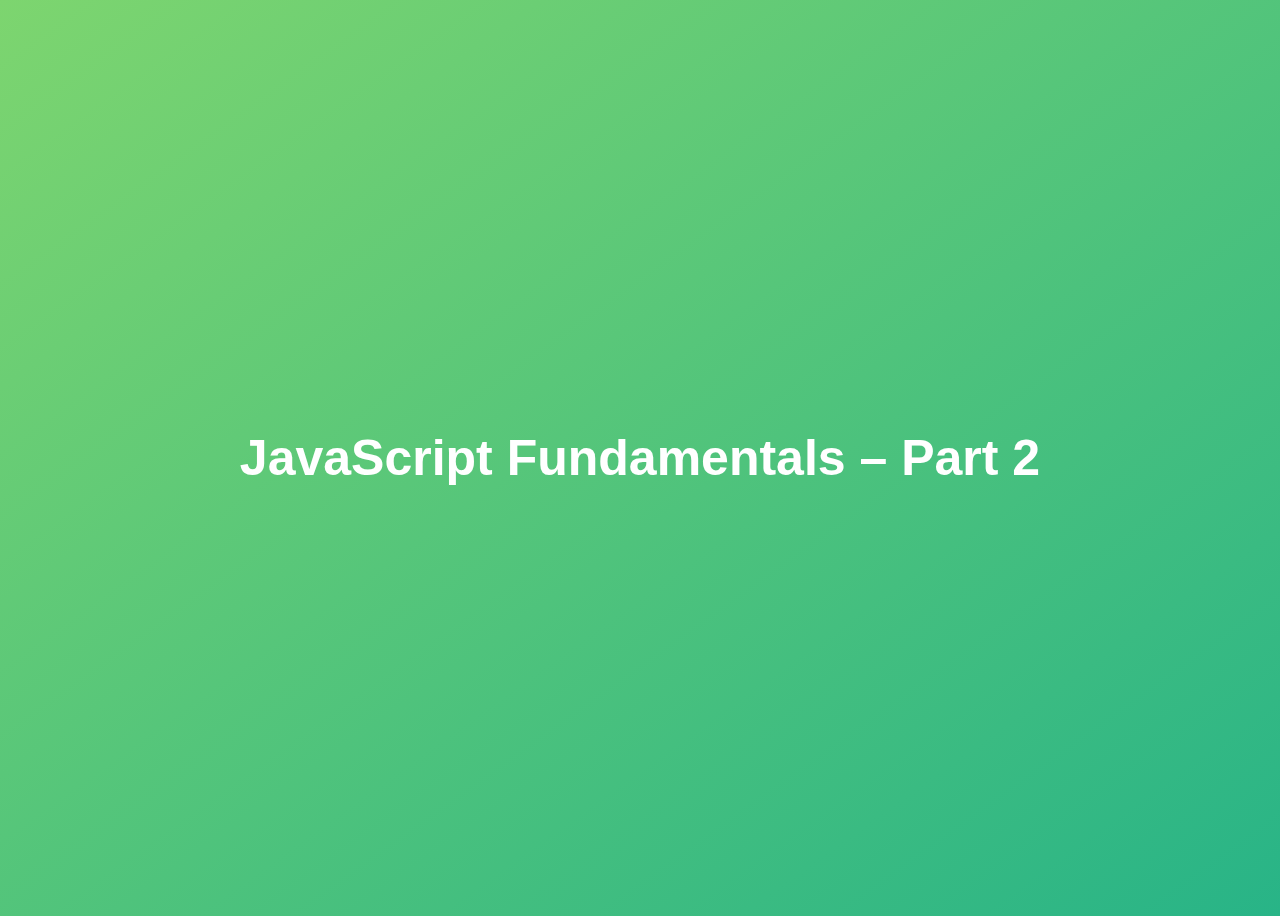
<file: javascript practise/index.html>
<!DOCTYPE html>
<html lang="en">
  <head>
    <meta charset="UTF-8" />
    <meta name="viewport" content="width=device-width, initial-scale=1.0" />
    <meta http-equiv="X-UA-Compatible" content="ie=edge" />
    <title>JavaScript Fundamentals – Part 2</title>
    <style>
      body {
        height: 100vh;
        display: flex;
        align-items: center;
        background: linear-gradient(to top left, #28b487, #7dd56f);
      }
      h1 {
        font-family: sans-serif;
        font-size: 50px;
        line-height: 1.3;
        width: 100%;
        padding: 30px;
        text-align: center;
        color: white;
      }
    </style>
  </head>
  <body>
    <h1>JavaScript Fundamentals – Part 2</h1>
    <script src="countProperties.js"></script>
  </body>
</html>
</file>
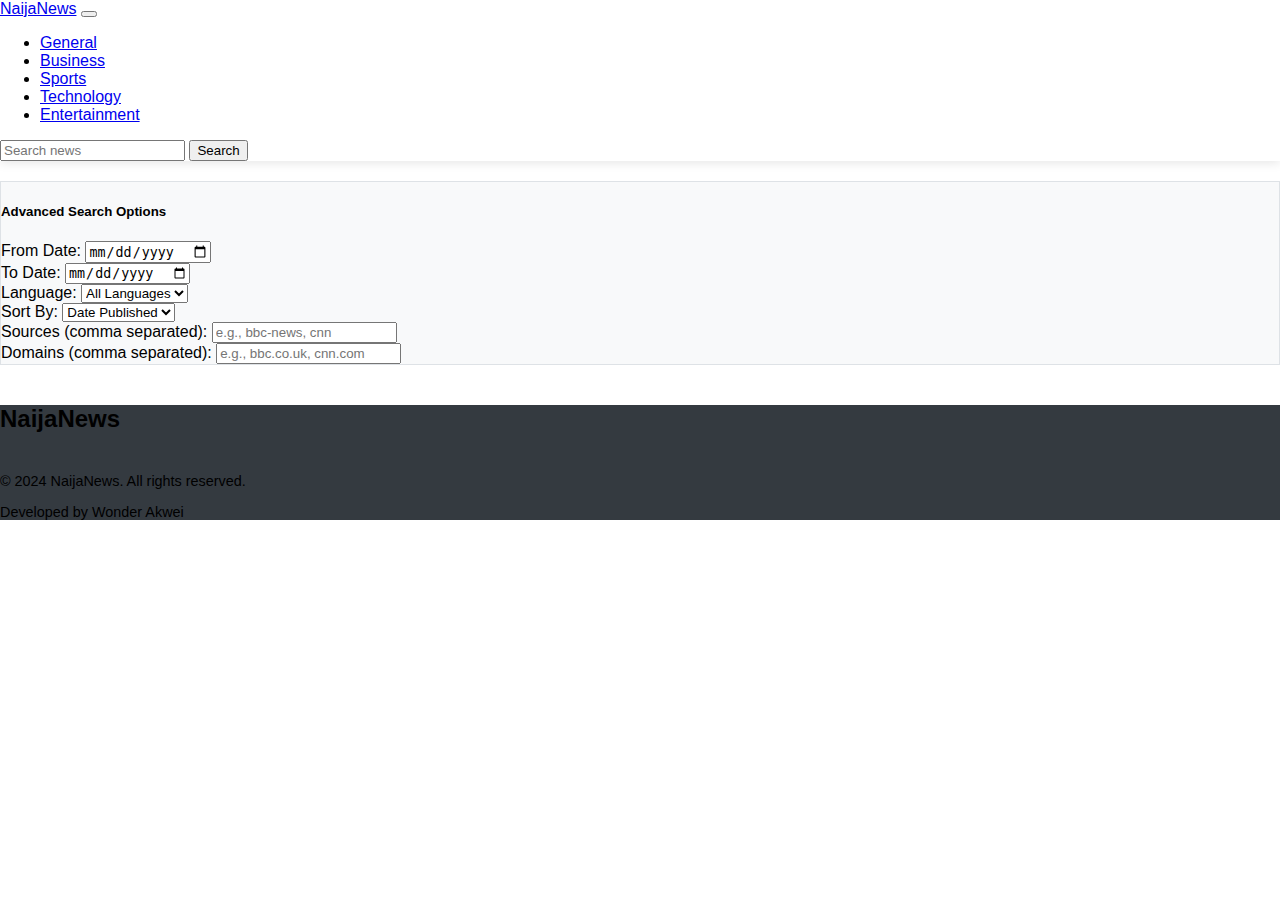
<file: Price/index.html>
<!doctype html>
<html lang="en">

<head>
    <meta charset="utf-8">
    <meta name="viewport" content="width=device-width, initial-scale=1">
    <link href="https://cdn.jsdelivr.net/npm/bootstrap@5.1.3/dist/css/bootstrap.min.css" rel="stylesheet"
        integrity="sha384-1BmE4kWBq78iYhFldvKuhfTAU6auU8tT94WrHftjDbrCEXSU1oBoqyl2QvZ6jIW3" crossorigin="anonymous">
    <link rel="stylesheet" href="style.css">
    <title>NaijaNews</title>
</head>

<body>

    <!-- Fixed navbar -->
    <header>
        <nav class="navbar navbar-expand-lg navbar-dark bg-dark fixed-top">
            <div class="container-fluid">
                <a class="navbar-brand text-warning" href="#">NaijaNews</a>
                <button class="navbar-toggler" type="button" data-bs-toggle="collapse"
                    data-bs-target="#navbarSupportedContent" aria-controls="navbarSupportedContent"
                    aria-expanded="false" aria-label="Toggle navigation">
                    <span class="navbar-toggler-icon"></span>
                </button>
                <div class="collapse navbar-collapse" id="navbarSupportedContent">
                    <ul class="navbar-nav me-auto mb-2 mb-lg-0">
                        <li class="nav-item">
                            <a class="nav-link" aria-current="page" href="#general" id="general">General</a>
                        </li>
                        <li class="nav-item">
                            <a class="nav-link" aria-current="page" href="#business" id="business">Business</a>
                        </li>
                        <li class="nav-item">
                            <a class="nav-link" href="#sports" id="sport">Sports</a>
                        </li>
                        <li class="nav-item">
                            <a class="nav-link" aria-current="page" href="#technology" id="technology">Technology</a>
                        </li>
                        <li class="nav-item">
                            <a class="nav-link" href="#entertainment" id="entertainment">Entertainment</a>
                        </li>
                    </ul>
                    <form class="d-flex">
                        <input class="form-control me-2" type="text" id="newsQuery" placeholder="Search news">
                        <button class="btn btn-outline-warning" type="button" id="searchBtn">Search</button>
                    </form>
                </div>
            </div>
        </nav>
    </header>

    <!-- Content -->
    <main class="container mt-5 pt-5">
        <!-- Advanced Search Options -->
        <div class="advanced-search mt-3 mb-4 p-3 rounded">
            <h5>Advanced Search Options</h5>
            <div class="row">
                <div class="col-md-3">
                    <label for="fromDate" class="form-label">From Date:</label>
                    <input type="date" id="fromDate" class="form-control">
                </div>
                <div class="col-md-3">
                    <label for="toDate" class="form-label">To Date:</label>
                    <input type="date" id="toDate" class="form-control">
                </div>
                <div class="col-md-3">
                    <label for="language" class="form-label">Language:</label>
                    <select id="language" class="form-select">
                        <option value="">All Languages</option>
                        <option value="en">English</option>
                        <option value="es">Spanish</option>
                        <option value="fr">French</option>
                        <!-- Add more languages as needed -->
                    </select>
                </div>
                <div class="col-md-3">
                    <label for="sortBy" class="form-label">Sort By:</label>
                    <select id="sortBy" class="form-select">
                        <option value="publishedAt">Date Published</option>
                        <option value="relevancy">Relevancy</option>
                        <option value="popularity">Popularity</option>
                    </select>
                </div>
            </div>
            <div class="row mt-3">
                <div class="col-md-6">
                    <label for="sources" class="form-label">Sources (comma separated):</label>
                    <input type="text" id="sources" class="form-control" placeholder="e.g., bbc-news, cnn">
                </div>
                <div class="col-md-6">
                    <label for="domains" class="form-label">Domains (comma separated):</label>
                    <input type="text" id="domains" class="form-control" placeholder="e.g., bbc.co.uk, cnn.com">
                </div>
            </div>
        </div>

        <!-- News Section -->
        <section>
            <div class="row" id="newsType"></div>
            <div class="row" id="newsdetails"></div>
        </section>
    </main>

    <!-- Footer -->
    <footer class="bg-dark text-white text-center py-4 mt-5">
        <div class="container">
            <h5>Naija<span class="text-warning">News</span></h5>
            <p class="mb-0">© 2024 NaijaNews. All rights reserved.</p>
            <p class="mb-0">Developed by Wonder Akwei</p>
        </div>
    </footer>

    <script src="index.js"></script>
    <script src="https://cdn.jsdelivr.net/npm/bootstrap@5.1.3/dist/js/bootstrap.bundle.min.js"
        integrity="sha384-ka7Sk0Gln4gmtz2MlQnikT1wXgYsOg+OMhuP+IlRH9sENBO0LRn5q+8nbTov4+1p" crossorigin="anonymous"></script>
</body>

</html>
</file>
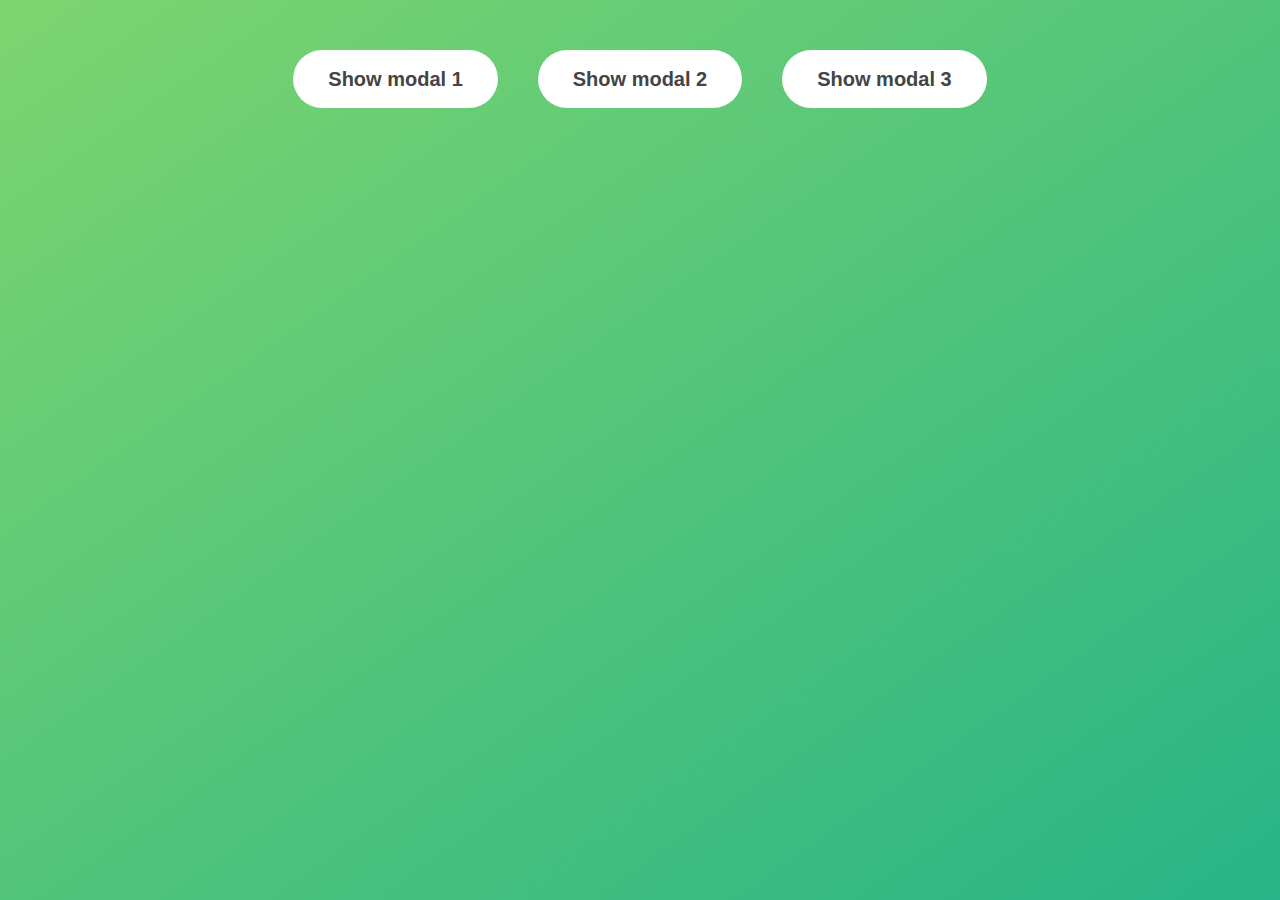
<file: course/06-Modal/final/index.html>
<!DOCTYPE html>
<html lang="en">
  <head>
    <meta charset="UTF-8" />
    <meta name="viewport" content="width=device-width, initial-scale=1.0" />
    <meta http-equiv="X-UA-Compatible" content="ie=edge" />
    <link rel="stylesheet" href="style.css" />
    <title>Modal window</title>
  </head>
  <body>
    <button class="show-modal">Show modal 1</button>
    <button class="show-modal">Show modal 2</button>
    <button class="show-modal">Show modal 3</button>

    <div class="modal hidden">
      <button class="close-modal">&times;</button>
      <h1>I'm a modal window 😍</h1>
      <p>
        Lorem ipsum dolor sit amet, consectetur adipisicing elit, sed do eiusmod
        tempor incididunt ut labore et dolore magna aliqua. Ut enim ad minim
        veniam, quis nostrud exercitation ullamco laboris nisi ut aliquip ex ea
        commodo consequat. Duis aute irure dolor in reprehenderit in voluptate
        velit esse cillum dolore eu fugiat nulla pariatur. Excepteur sint
        occaecat cupidatat non proident, sunt in culpa qui officia deserunt
        mollit anim id est laborum.
      </p>
    </div>
    <div class="overlay hidden"></div>

    <script src="script.js"></script>
  </body>
</html>
</file>
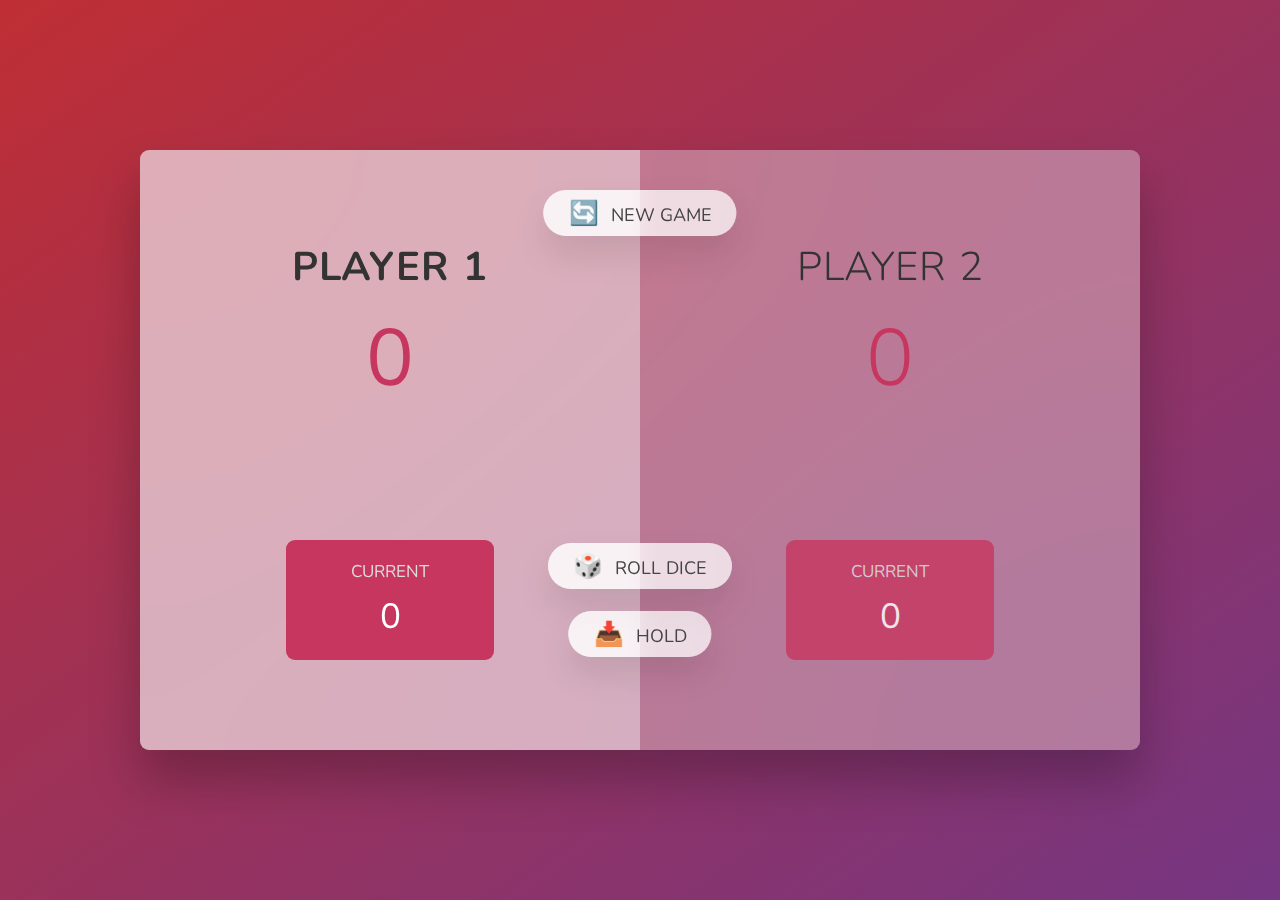
<file: course/07-Pig-Game/final/index.html>
<!DOCTYPE html>
<html lang="en">
  <head>
    <meta charset="UTF-8" />
    <meta name="viewport" content="width=device-width, initial-scale=1.0" />
    <meta http-equiv="X-UA-Compatible" content="ie=edge" />
    <link rel="stylesheet" href="style.css" />
    <title>Pig Game</title>
  </head>
  <body>
    <main>
      <section class="player player--0 player--active">
        <h2 class="name" id="name--0">Player 1</h2>
        <p class="score" id="score--0">43</p>
        <div class="current">
          <p class="current-label">Current</p>
          <p class="current-score" id="current--0">0</p>
        </div>
      </section>
      <section class="player player--1">
        <h2 class="name" id="name--1">Player 2</h2>
        <p class="score" id="score--1">24</p>
        <div class="current">
          <p class="current-label">Current</p>
          <p class="current-score" id="current--1">0</p>
        </div>
      </section>

      <img src="dice-5.png" alt="Playing dice" class="dice" />
      <button class="btn btn--new">🔄 New game</button>
      <button class="btn btn--roll">🎲 Roll dice</button>
      <button class="btn btn--hold">📥 Hold</button>
    </main>
    <script src="script.js"></script>
  </body>
</html>
</file>
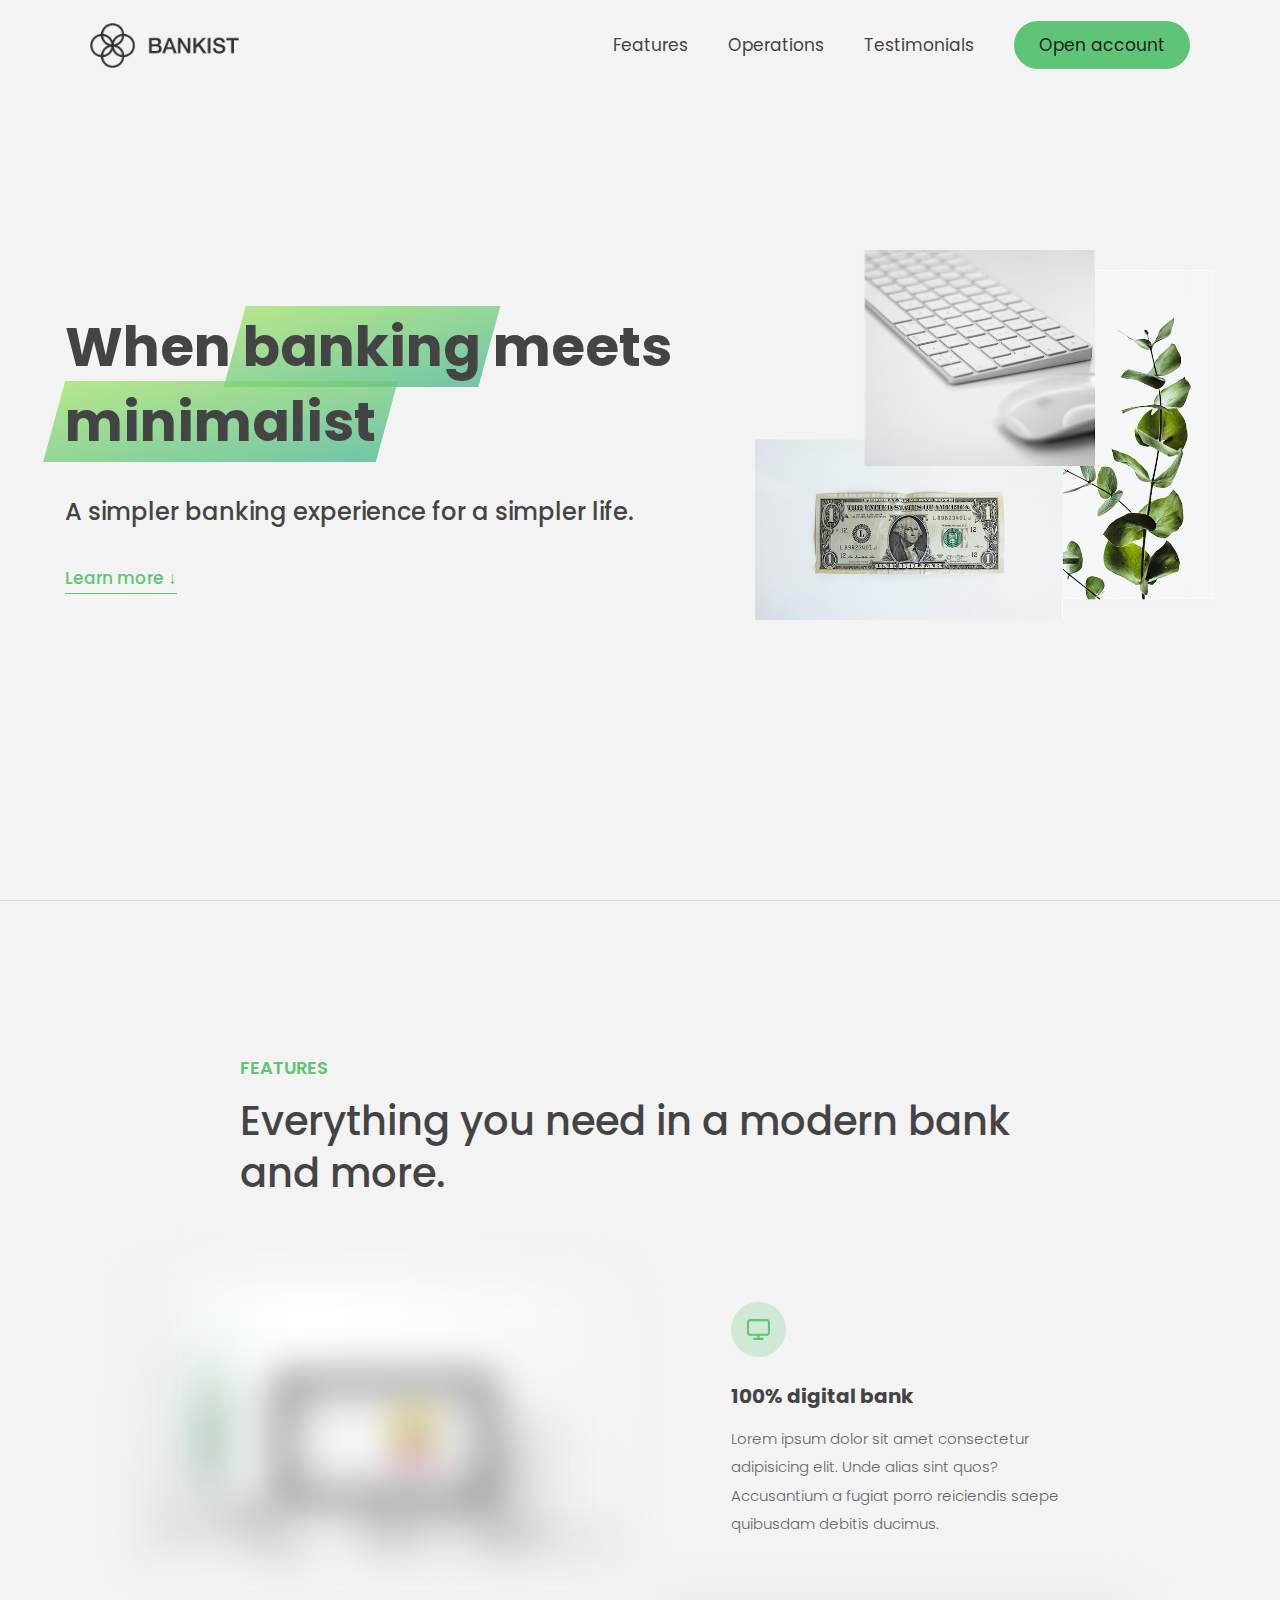
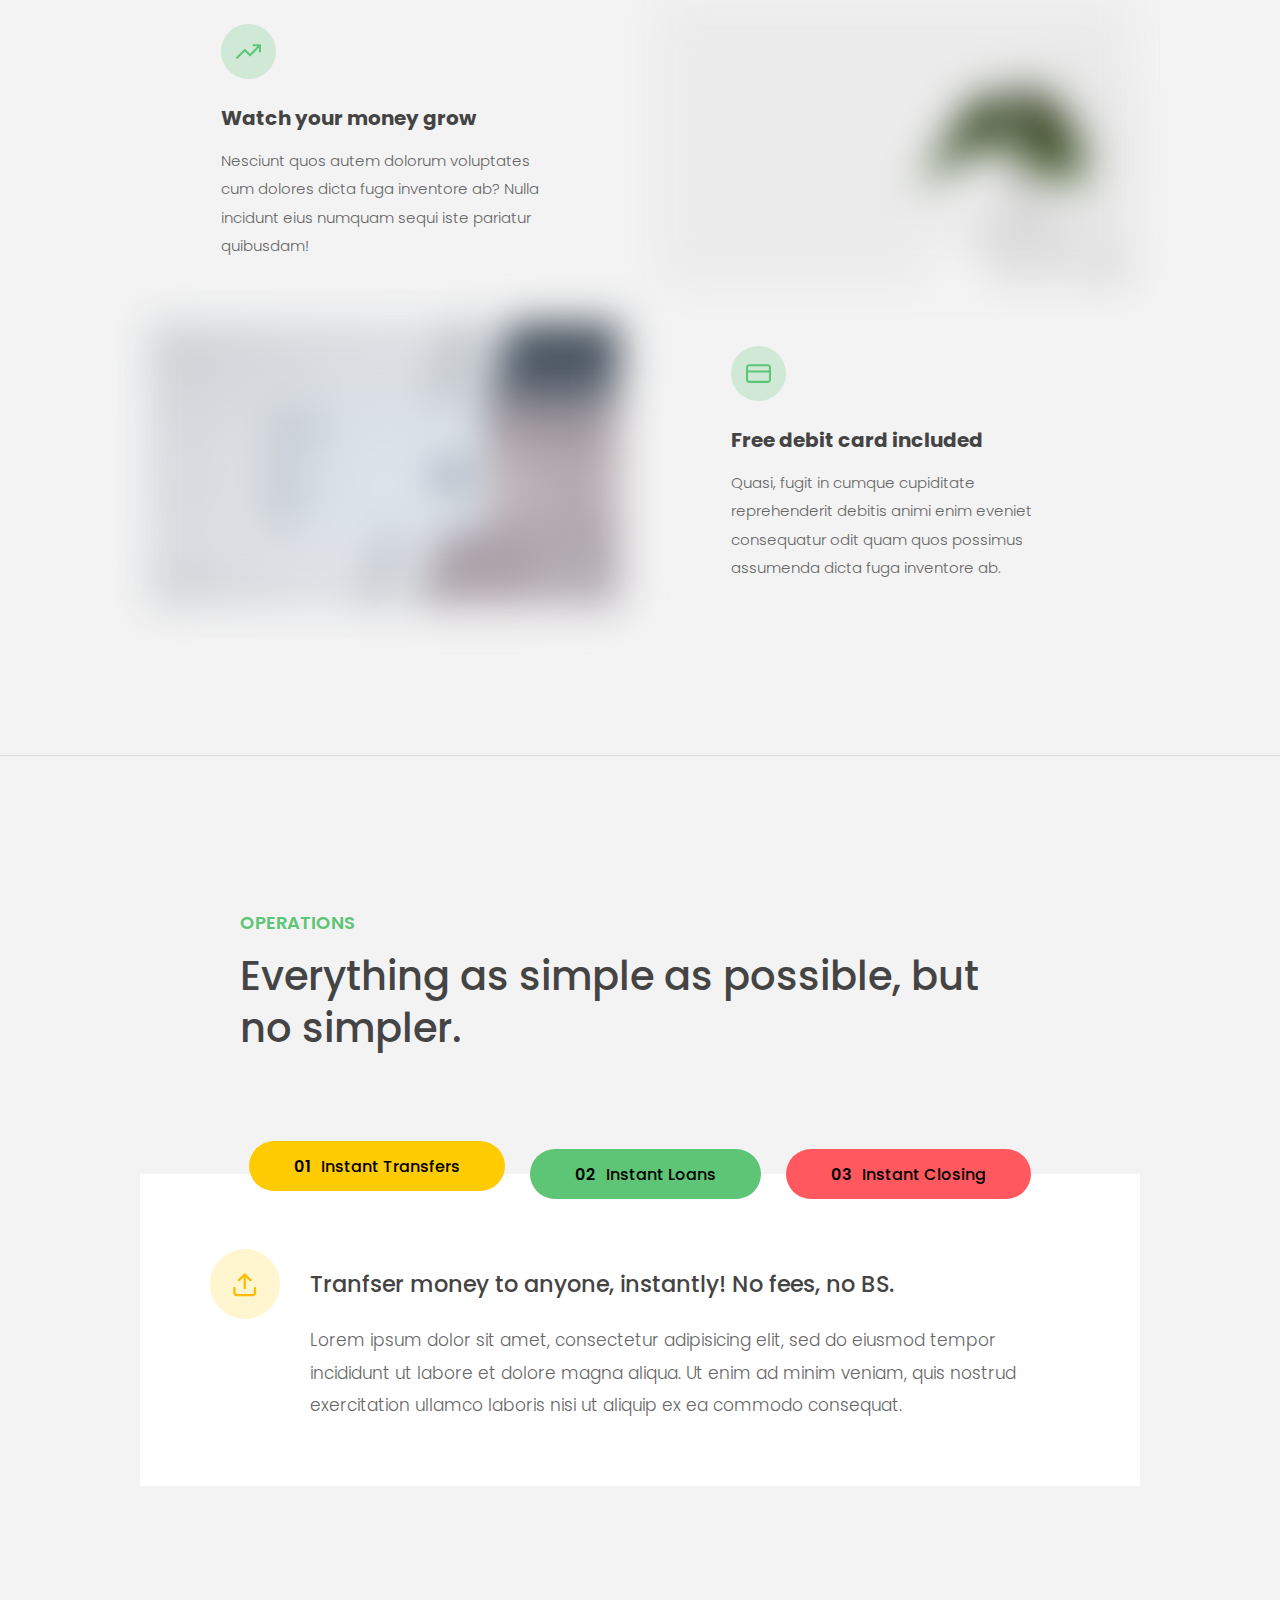
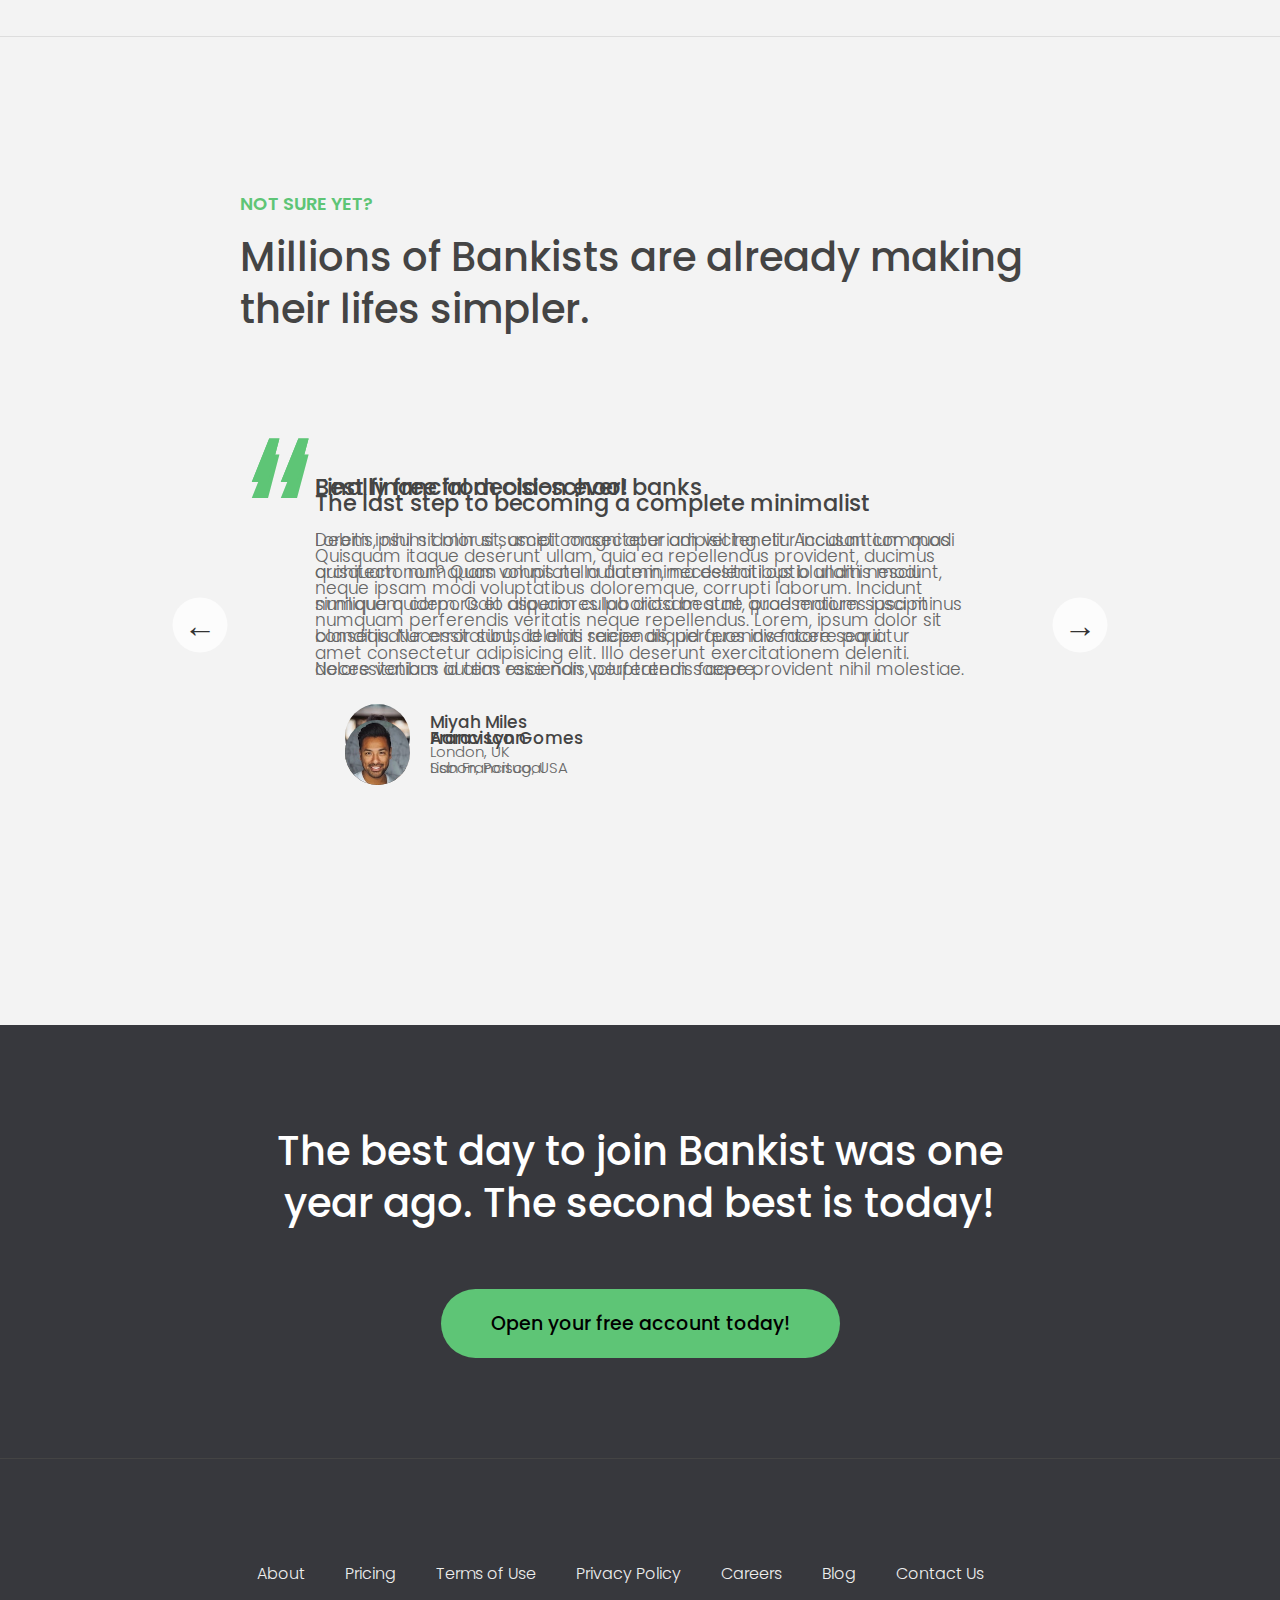
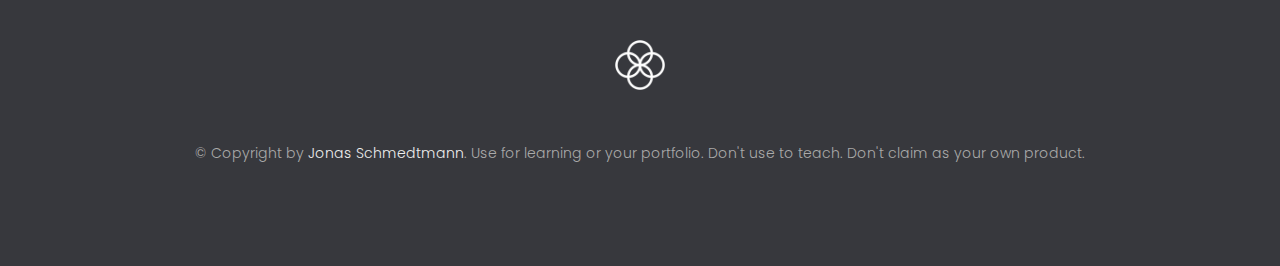
<file: course/13-Advanced-DOM-Bankist/starter/index.html>
<!DOCTYPE html>
<html lang="en">
  <head>
    <meta charset="UTF-8" />
    <meta name="viewport" content="width=device-width, initial-scale=1.0" />
    <meta http-equiv="X-UA-Compatible" content="ie=edge" />
    <link rel="shortcut icon" type="image/png" href="img/icon.png" />

    <link
      href="https://fonts.googleapis.com/css?family=Poppins:300,400,500,600&display=swap"
      rel="stylesheet"
    />
    <link rel="stylesheet" href="style.css" />
    <title>Bankist | When Banking meets Minimalist</title>
  </head>
  <body>
    <header class="header">
      <nav class="nav">
        <img
          src="img/logo.png"
          alt="Bankist logo"
          class="nav__logo"
          id="logo"
        />
        <ul class="nav__links">
          <li class="nav__item">
            <a class="nav__link" href="#section--1">Features</a>
          </li>
          <li class="nav__item">
            <a class="nav__link" href="#section--2">Operations</a>
          </li>
          <li class="nav__item">
            <a class="nav__link" href="#section--3">Testimonials</a>
          </li>
          <li class="nav__item">
            <a class="nav__link nav__link--btn btn--show-modal" href="#"
              >Open account</a
            >
          </li>
        </ul>
      </nav>

      <div class="header__title">
        <h1>
          When
          <!-- Green highlight effect -->
          <span class="highlight">banking</span>
          meets<br />
          <span class="highlight">minimalist</span>
        </h1>
        <h4>A simpler banking experience for a simpler life.</h4>
        <button class="btn--text btn--scroll-to">Learn more &DownArrow;</button>
        <img
          src="img/hero.png"
          class="header__img"
          alt="Minimalist bank items"
        />
      </div>
    </header>

    <section class="section" id="section--1">
      <div class="section__title">
        <h2 class="section__description">Features</h2>
        <h3 class="section__header">
          Everything you need in a modern bank and more.
        </h3>
      </div>

      <div class="features">
        <img
          src="img/digital-lazy.jpg"
          data-src="img/digital.jpg"
          alt="Computer"
          class="features__img lazy-img"
        />
        <div class="features__feature">
          <div class="features__icon">
            <svg>
              <use xlink:href="img/icons.svg#icon-monitor"></use>
            </svg>
          </div>
          <h5 class="features__header">100% digital bank</h5>
          <p>
            Lorem ipsum dolor sit amet consectetur adipisicing elit. Unde alias
            sint quos? Accusantium a fugiat porro reiciendis saepe quibusdam
            debitis ducimus.
          </p>
        </div>

        <div class="features__feature">
          <div class="features__icon">
            <svg>
              <use xlink:href="img/icons.svg#icon-trending-up"></use>
            </svg>
          </div>
          <h5 class="features__header">Watch your money grow</h5>
          <p>
            Nesciunt quos autem dolorum voluptates cum dolores dicta fuga
            inventore ab? Nulla incidunt eius numquam sequi iste pariatur
            quibusdam!
          </p>
        </div>
        <img
          src="img/grow-lazy.jpg"
          data-src="img/grow.jpg"
          alt="Plant"
          class="features__img lazy-img"
        />

        <img
          src="img/card-lazy.jpg"
          data-src="img/card.jpg"
          alt="Credit card"
          class="features__img lazy-img"
        />
        <div class="features__feature">
          <div class="features__icon">
            <svg>
              <use xlink:href="img/icons.svg#icon-credit-card"></use>
            </svg>
          </div>
          <h5 class="features__header">Free debit card included</h5>
          <p>
            Quasi, fugit in cumque cupiditate reprehenderit debitis animi enim
            eveniet consequatur odit quam quos possimus assumenda dicta fuga
            inventore ab.
          </p>
        </div>
      </div>
    </section>

    <section class="section" id="section--2">
      <div class="section__title">
        <h2 class="section__description">Operations</h2>
        <h3 class="section__header">
          Everything as simple as possible, but no simpler.
        </h3>
      </div>

      <div class="operations">
        <div class="operations__tab-container">
          <button
            class="btn operations__tab operations__tab--1 operations__tab--active"
            data-tab="1"
          >
            <span>01</span>Instant Transfers
          </button>
          <button class="btn operations__tab operations__tab--2" data-tab="2">
            <span>02</span>Instant Loans
          </button>
          <button class="btn operations__tab operations__tab--3" data-tab="3">
            <span>03</span>Instant Closing
          </button>
        </div>
        <div
          class="operations__content operations__content--1 operations__content--active"
        >
          <div class="operations__icon operations__icon--1">
            <svg>
              <use xlink:href="img/icons.svg#icon-upload"></use>
            </svg>
          </div>
          <h5 class="operations__header">
            Tranfser money to anyone, instantly! No fees, no BS.
          </h5>
          <p>
            Lorem ipsum dolor sit amet, consectetur adipisicing elit, sed do
            eiusmod tempor incididunt ut labore et dolore magna aliqua. Ut enim
            ad minim veniam, quis nostrud exercitation ullamco laboris nisi ut
            aliquip ex ea commodo consequat.
          </p>
        </div>

        <div class="operations__content operations__content--2">
          <div class="operations__icon operations__icon--2">
            <svg>
              <use xlink:href="img/icons.svg#icon-home"></use>
            </svg>
          </div>
          <h5 class="operations__header">
            Buy a home or make your dreams come true, with instant loans.
          </h5>
          <p>
            Duis aute irure dolor in reprehenderit in voluptate velit esse
            cillum dolore eu fugiat nulla pariatur. Excepteur sint occaecat
            cupidatat non proident, sunt in culpa qui officia deserunt mollit
            anim id est laborum.
          </p>
        </div>
        <div class="operations__content operations__content--3">
          <div class="operations__icon operations__icon--3">
            <svg>
              <use xlink:href="img/icons.svg#icon-user-x"></use>
            </svg>
          </div>
          <h5 class="operations__header">
            No longer need your account? No problem! Close it instantly.
          </h5>
          <p>
            Excepteur sint occaecat cupidatat non proident, sunt in culpa qui
            officia deserunt mollit anim id est laborum. Ut enim ad minim
            veniam, quis nostrud exercitation ullamco laboris nisi ut aliquip ex
            ea commodo consequat.
          </p>
        </div>
      </div>
    </section>

    <section class="section" id="section--3">
      <div class="section__title section__title--testimonials">
        <h2 class="section__description">Not sure yet?</h2>
        <h3 class="section__header">
          Millions of Bankists are already making their lifes simpler.
        </h3>
      </div>

      <div class="slider">
        <div class="slide slide--1">
          <div class="testimonial">
            <h5 class="testimonial__header">Best financial decision ever!</h5>
            <blockquote class="testimonial__text">
              Lorem ipsum dolor sit, amet consectetur adipisicing elit.
              Accusantium quas quisquam non? Quas voluptate nulla minima
              deleniti optio ullam nesciunt, numquam corporis et asperiores
              laboriosam sunt, praesentium suscipit blanditiis. Necessitatibus
              id alias reiciendis, perferendis facere pariatur dolore veniam
              autem esse non voluptatem saepe provident nihil molestiae.
            </blockquote>
            <address class="testimonial__author">
              <img src="img/user-1.jpg" alt="" class="testimonial__photo" />
              <h6 class="testimonial__name">Aarav Lynn</h6>
              <p class="testimonial__location">San Francisco, USA</p>
            </address>
          </div>
        </div>

        <div class="slide slide--2">
          <div class="testimonial">
            <h5 class="testimonial__header">
              The last step to becoming a complete minimalist
            </h5>
            <blockquote class="testimonial__text">
              Quisquam itaque deserunt ullam, quia ea repellendus provident,
              ducimus neque ipsam modi voluptatibus doloremque, corrupti
              laborum. Incidunt numquam perferendis veritatis neque repellendus.
              Lorem, ipsum dolor sit amet consectetur adipisicing elit. Illo
              deserunt exercitationem deleniti.
            </blockquote>
            <address class="testimonial__author">
              <img src="img/user-2.jpg" alt="" class="testimonial__photo" />
              <h6 class="testimonial__name">Miyah Miles</h6>
              <p class="testimonial__location">London, UK</p>
            </address>
          </div>
        </div>

        <div class="slide slide--3">
          <div class="testimonial">
            <h5 class="testimonial__header">
              Finally free from old-school banks
            </h5>
            <blockquote class="testimonial__text">
              Debitis, nihil sit minus suscipit magni aperiam vel tenetur
              incidunt commodi architecto numquam omnis nulla autem,
              necessitatibus blanditiis modi similique quidem. Odio aliquam
              culpa dicta beatae quod maiores ipsa minus consequatur error sunt,
              deleniti saepe aliquid quos inventore sequi. Necessitatibus id
              alias reiciendis, perferendis facere.
            </blockquote>
            <address class="testimonial__author">
              <img src="img/user-3.jpg" alt="" class="testimonial__photo" />
              <h6 class="testimonial__name">Francisco Gomes</h6>
              <p class="testimonial__location">Lisbon, Portugal</p>
            </address>
          </div>
        </div>

        <!-- <div class="slide"><img src="img/img-1.jpg" alt="Photo 1" /></div>
        <div class="slide"><img src="img/img-2.jpg" alt="Photo 2" /></div>
        <div class="slide"><img src="img/img-3.jpg" alt="Photo 3" /></div>
        <div class="slide"><img src="img/img-4.jpg" alt="Photo 4" /></div> -->
        <button class="slider__btn slider__btn--left">&larr;</button>
        <button class="slider__btn slider__btn--right">&rarr;</button>
        <div class="dots"></div>
      </div>
    </section>

    <section class="section section--sign-up">
      <div class="section__title">
        <h3 class="section__header">
          The best day to join Bankist was one year ago. The second best is
          today!
        </h3>
      </div>
      <button class="btn btn--show-modal">Open your free account today!</button>
    </section>

    <footer class="footer">
      <ul class="footer__nav">
        <li class="footer__item">
          <a class="footer__link" href="#">About</a>
        </li>
        <li class="footer__item">
          <a class="footer__link" href="#">Pricing</a>
        </li>
        <li class="footer__item">
          <a class="footer__link" href="#">Terms of Use</a>
        </li>
        <li class="footer__item">
          <a class="footer__link" href="#">Privacy Policy</a>
        </li>
        <li class="footer__item">
          <a class="footer__link" href="#">Careers</a>
        </li>
        <li class="footer__item">
          <a class="footer__link" href="#">Blog</a>
        </li>
        <li class="footer__item">
          <a class="footer__link" href="#">Contact Us</a>
        </li>
      </ul>
      <img src="img/icon.png" alt="Logo" class="footer__logo" />
      <p class="footer__copyright">
        &copy; Copyright by
        <a
          class="footer__link twitter-link"
          target="_blank"
          href="https://twitter.com/jonasschmedtman"
          >Jonas Schmedtmann</a
        >. Use for learning or your portfolio. Don't use to teach. Don't claim
        as your own product.
      </p>
    </footer>

    <div class="modal hidden">
      <button class="btn--close-modal">&times;</button>
      <h2 class="modal__header">
        Open your bank account <br />
        in just <span class="highlight">5 minutes</span>
      </h2>
      <form class="modal__form">
        <label>First Name</label>
        <input type="text" />
        <label>Last Name</label>
        <input type="text" />
        <label>Email Address</label>
        <input type="email" />
        <button class="btn">Next step &rarr;</button>
      </form>
    </div>
    <div class="overlay hidden"></div>

    <script src="script.js"></script>
  </body>
</html>
</file>
<file: course/06-Modal/final/style.css>
* {
  margin: 0;
  padding: 0;
  box-sizing: inherit;
}

html {
  font-size: 62.5%;
  box-sizing: border-box;
}

body {
  font-family: sans-serif;
  color: #333;
  line-height: 1.5;
  height: 100vh;
  position: relative;
  display: flex;
  align-items: flex-start;
  justify-content: center;
  background: linear-gradient(to top left, #28b487, #7dd56f);
}

.show-modal {
  font-size: 2rem;
  font-weight: 600;
  padding: 1.75rem 3.5rem;
  margin: 5rem 2rem;
  border: none;
  background-color: #fff;
  color: #444;
  border-radius: 10rem;
  cursor: pointer;
}

.close-modal {
  position: absolute;
  top: 1.2rem;
  right: 2rem;
  font-size: 5rem;
  color: #333;
  cursor: pointer;
  border: none;
  background: none;
}

h1 {
  font-size: 2.5rem;
  margin-bottom: 2rem;
}

p {
  font-size: 1.8rem;
}

/* -------------------------- */
/* CLASSES TO MAKE MODAL WORK */
.hidden {
  display: none;
}

.modal {
  position: absolute;
  top: 50%;
  left: 50%;
  transform: translate(-50%, -50%);
  width: 70%;

  background-color: white;
  padding: 6rem;
  border-radius: 5px;
  box-shadow: 0 3rem 5rem rgba(0, 0, 0, 0.3);
  z-index: 10;
}

.overlay {
  position: absolute;
  top: 0;
  left: 0;
  width: 100%;
  height: 100%;
  background-color: rgba(0, 0, 0, 0.6);
  backdrop-filter: blur(3px);
  z-index: 5;
}
</file>
<file: course/07-Pig-Game/final/style.css>
@import url('https://fonts.googleapis.com/css2?family=Nunito&display=swap');

* {
  margin: 0;
  padding: 0;
  box-sizing: inherit;
}

html {
  font-size: 62.5%;
  box-sizing: border-box;
}

body {
  font-family: 'Nunito', sans-serif;
  font-weight: 400;
  height: 100vh;
  color: #333;
  background-image: linear-gradient(to top left, #753682 0%, #bf2e34 100%);
  display: flex;
  align-items: center;
  justify-content: center;
}

/* LAYOUT */
main {
  position: relative;
  width: 100rem;
  height: 60rem;
  background-color: rgba(255, 255, 255, 0.35);
  backdrop-filter: blur(200px);
  filter: blur();
  box-shadow: 0 3rem 5rem rgba(0, 0, 0, 0.25);
  border-radius: 9px;
  overflow: hidden;
  display: flex;
}

.player {
  flex: 50%;
  padding: 9rem;
  display: flex;
  flex-direction: column;
  align-items: center;
  transition: all 0.75s;
}

/* ELEMENTS */
.name {
  position: relative;
  font-size: 4rem;
  text-transform: uppercase;
  letter-spacing: 1px;
  word-spacing: 2px;
  font-weight: 300;
  margin-bottom: 1rem;
}

.score {
  font-size: 8rem;
  font-weight: 300;
  color: #c7365f;
  margin-bottom: auto;
}

.player--active {
  background-color: rgba(255, 255, 255, 0.4);
}
.player--active .name {
  font-weight: 700;
}
.player--active .score {
  font-weight: 400;
}

.player--active .current {
  opacity: 1;
}

.current {
  background-color: #c7365f;
  opacity: 0.8;
  border-radius: 9px;
  color: #fff;
  width: 65%;
  padding: 2rem;
  text-align: center;
  transition: all 0.75s;
}

.current-label {
  text-transform: uppercase;
  margin-bottom: 1rem;
  font-size: 1.7rem;
  color: #ddd;
}

.current-score {
  font-size: 3.5rem;
}

/* ABSOLUTE POSITIONED ELEMENTS */
.btn {
  position: absolute;
  left: 50%;
  transform: translateX(-50%);
  color: #444;
  background: none;
  border: none;
  font-family: inherit;
  font-size: 1.8rem;
  text-transform: uppercase;
  cursor: pointer;
  font-weight: 400;
  transition: all 0.2s;

  background-color: white;
  background-color: rgba(255, 255, 255, 0.6);
  backdrop-filter: blur(10px);

  padding: 0.7rem 2.5rem;
  border-radius: 50rem;
  box-shadow: 0 1.75rem 3.5rem rgba(0, 0, 0, 0.1);
}

.btn::first-letter {
  font-size: 2.4rem;
  display: inline-block;
  margin-right: 0.7rem;
}

.btn--new {
  top: 4rem;
}
.btn--roll {
  top: 39.3rem;
}
.btn--hold {
  top: 46.1rem;
}

.btn:active {
  transform: translate(-50%, 3px);
  box-shadow: 0 1rem 2rem rgba(0, 0, 0, 0.15);
}

.btn:focus {
  outline: none;
}

.dice {
  position: absolute;
  left: 50%;
  top: 16.5rem;
  transform: translateX(-50%);
  height: 10rem;
  box-shadow: 0 2rem 5rem rgba(0, 0, 0, 0.2);
}

.player--winner {
  background-color: #2f2f2f;
}

.player--winner .name {
  font-weight: 700;
  color: #c7365f;
}

.hidden {
  display: none;
}
</file>
<file: course/13-Advanced-DOM-Bankist/starter/style.css>
/* The page is NOT responsive. You can implement responsiveness yourself if you wanna have some fun 😃 */

:root {
  --color-primary: #5ec576;
  --color-secondary: #ffcb03;
  --color-tertiary: #ff585f;
  --color-primary-darker: #4bbb7d;
  --color-secondary-darker: #ffbb00;
  --color-tertiary-darker: #fd424b;
  --color-primary-opacity: #5ec5763a;
  --color-secondary-opacity: #ffcd0331;
  --color-tertiary-opacity: #ff58602d;
  --gradient-primary: linear-gradient(to top left, #39b385, #9be15d);
  --gradient-secondary: linear-gradient(to top left, #ffb003, #ffcb03);
}

* {
  margin: 0;
  padding: 0;
  box-sizing: inherit;
}

html {
  font-size: 62.5%;
  box-sizing: border-box;
}

body {
  font-family: 'Poppins', sans-serif;
  font-weight: 300;
  color: #444;
  line-height: 1.9;
  background-color: #f3f3f3;
}

/* GENERAL ELEMENTS */
.section {
  padding: 15rem 3rem;
  border-top: 1px solid #ddd;

  transition: transform 1s, opacity 1s;
}

.section--hidden {
  opacity: 0;
  transform: translateY(8rem);
}

.section__title {
  max-width: 80rem;
  margin: 0 auto 8rem auto;
}

.section__description {
  font-size: 1.8rem;
  font-weight: 600;
  text-transform: uppercase;
  color: var(--color-primary);
  margin-bottom: 1rem;
}

.section__header {
  font-size: 4rem;
  line-height: 1.3;
  font-weight: 500;
}

.btn {
  display: inline-block;
  background-color: var(--color-primary);
  font-size: 1.6rem;
  font-family: inherit;
  font-weight: 500;
  border: none;
  padding: 1.25rem 4.5rem;
  border-radius: 10rem;
  cursor: pointer;
  transition: all 0.3s;
}

.btn:hover {
  background-color: var(--color-primary-darker);
}

.btn--text {
  display: inline-block;
  background: none;
  font-size: 1.7rem;
  font-family: inherit;
  font-weight: 500;
  color: var(--color-primary);
  border: none;
  border-bottom: 1px solid currentColor;
  padding-bottom: 2px;
  cursor: pointer;
  transition: all 0.3s;
}

p {
  color: #666;
}

/* This is BAD for accessibility! Don't do in the real world! */
button:focus {
  outline: none;
}

img {
  transition: filter 0.5s;
}

.lazy-img {
  filter: blur(20px);
}

/* NAVIGATION */
.nav {
  display: flex;
  justify-content: space-between;
  align-items: center;
  height: 9rem;
  width: 100%;
  padding: 0 6rem;
  z-index: 100;
}

/* nav and stickly class at the same time */
.nav.sticky {
  position: fixed;
  background-color: rgba(255, 255, 255, 0.95);
}

.nav__logo {
  height: 4.5rem;
  transition: all 0.3s;
}

.nav__links {
  display: flex;
  align-items: center;
  list-style: none;
}

.nav__item {
  margin-left: 4rem;
}

.nav__link:link,
.nav__link:visited {
  font-size: 1.7rem;
  font-weight: 400;
  color: inherit;
  text-decoration: none;
  display: block;
  transition: all 0.3s;
}

.nav__link--btn:link,
.nav__link--btn:visited {
  padding: 0.8rem 2.5rem;
  border-radius: 3rem;
  background-color: var(--color-primary);
  color: #222;
}

.nav__link--btn:hover,
.nav__link--btn:active {
  color: inherit;
  background-color: var(--color-primary-darker);
  color: #333;
}

/* HEADER */
.header {
  padding: 0 3rem;
  height: 100vh;
  display: flex;
  flex-direction: column;
  align-items: center;
}

.header__title {
  flex: 1;

  max-width: 115rem;
  display: grid;
  grid-template-columns: 3fr 2fr;
  row-gap: 3rem;
  align-content: center;
  justify-content: center;

  align-items: start;
  justify-items: start;
}

h1 {
  font-size: 5.5rem;
  line-height: 1.35;
}

h4 {
  font-size: 2.4rem;
  font-weight: 500;
}

.header__img {
  width: 100%;
  grid-column: 2 / 3;
  grid-row: 1 / span 4;
  transform: translateY(-6rem);
}

.highlight {
  position: relative;
}

.highlight::after {
  display: block;
  content: '';
  position: absolute;
  bottom: 0;
  left: 0;
  height: 100%;
  width: 100%;
  z-index: -1;
  opacity: 0.7;
  transform: scale(1.07, 1.05) skewX(-15deg);
  background-image: var(--gradient-primary);
}

/* FEATURES */
.features {
  display: grid;
  grid-template-columns: 1fr 1fr;
  gap: 4rem;
  margin: 0 12rem;
}

.features__img {
  width: 100%;
}

.features__feature {
  align-self: center;
  justify-self: center;
  width: 70%;
  font-size: 1.5rem;
}

.features__icon {
  display: flex;
  align-items: center;
  justify-content: center;
  background-color: var(--color-primary-opacity);
  height: 5.5rem;
  width: 5.5rem;
  border-radius: 50%;
  margin-bottom: 2rem;
}

.features__icon svg {
  height: 2.5rem;
  width: 2.5rem;
  fill: var(--color-primary);
}

.features__header {
  font-size: 2rem;
  margin-bottom: 1rem;
}

/* OPERATIONS */
.operations {
  max-width: 100rem;
  margin: 12rem auto 0 auto;

  background-color: #fff;
}

.operations__tab-container {
  display: flex;
  justify-content: center;
}

.operations__tab {
  margin-right: 2.5rem;
  transform: translateY(-50%);
}

.operations__tab span {
  margin-right: 1rem;
  font-weight: 600;
  display: inline-block;
}

.operations__tab--1 {
  background-color: var(--color-secondary);
}

.operations__tab--1:hover {
  background-color: var(--color-secondary-darker);
}

.operations__tab--3 {
  background-color: var(--color-tertiary);
  margin: 0;
}

.operations__tab--3:hover {
  background-color: var(--color-tertiary-darker);
}

.operations__tab--active {
  transform: translateY(-66%);
}

.operations__content {
  display: none;

  /* JUST PRESENTATIONAL */
  font-size: 1.7rem;
  padding: 2.5rem 7rem 6.5rem 7rem;
}

.operations__content--active {
  display: grid;
  grid-template-columns: 7rem 1fr;
  column-gap: 3rem;
  row-gap: 0.5rem;
}

.operations__header {
  font-size: 2.25rem;
  font-weight: 500;
  align-self: center;
}

.operations__icon {
  display: flex;
  align-items: center;
  justify-content: center;
  height: 7rem;
  width: 7rem;
  border-radius: 50%;
}

.operations__icon svg {
  height: 2.75rem;
  width: 2.75rem;
}

.operations__content p {
  grid-column: 2;
}

.operations__icon--1 {
  background-color: var(--color-secondary-opacity);
}
.operations__icon--2 {
  background-color: var(--color-primary-opacity);
}
.operations__icon--3 {
  background-color: var(--color-tertiary-opacity);
}
.operations__icon--1 svg {
  fill: var(--color-secondary-darker);
}
.operations__icon--2 svg {
  fill: var(--color-primary);
}
.operations__icon--3 svg {
  fill: var(--color-tertiary);
}

/* SLIDER */
.slider {
  max-width: 100rem;
  height: 50rem;
  margin: 0 auto;
  position: relative;

  /* IN THE END */
  overflow: hidden;
}

.slide {
  position: absolute;
  top: 0;
  width: 100%;
  height: 50rem;

  display: flex;
  align-items: center;
  justify-content: center;

  /* THIS creates the animation! */
  transition: transform 1s;
}

.slide > img {
  /* Only for images that have different size than slide */
  width: 100%;
  height: 100%;
  object-fit: cover;
}

.slider__btn {
  position: absolute;
  top: 50%;
  z-index: 10;

  border: none;
  background: rgba(255, 255, 255, 0.7);
  font-family: inherit;
  color: #333;
  border-radius: 50%;
  height: 5.5rem;
  width: 5.5rem;
  font-size: 3.25rem;
  cursor: pointer;
}

.slider__btn--left {
  left: 6%;
  transform: translate(-50%, -50%);
}

.slider__btn--right {
  right: 6%;
  transform: translate(50%, -50%);
}

.dots {
  position: absolute;
  bottom: 5%;
  left: 50%;
  transform: translateX(-50%);
  display: flex;
}

.dots__dot {
  border: none;
  background-color: #b9b9b9;
  opacity: 0.7;
  height: 1rem;
  width: 1rem;
  border-radius: 50%;
  margin-right: 1.75rem;
  cursor: pointer;
  transition: all 0.5s;

  /* Only necessary when overlying images */
  /* box-shadow: 0 0.6rem 1.5rem rgba(0, 0, 0, 0.7); */
}

.dots__dot:last-child {
  margin: 0;
}

.dots__dot--active {
  /* background-color: #fff; */
  background-color: #888;
  opacity: 1;
}

/* TESTIMONIALS */
.testimonial {
  width: 65%;
  position: relative;
}

.testimonial::before {
  content: '\201C';
  position: absolute;
  top: -5.7rem;
  left: -6.8rem;
  line-height: 1;
  font-size: 20rem;
  font-family: inherit;
  color: var(--color-primary);
  z-index: -1;
}

.testimonial__header {
  font-size: 2.25rem;
  font-weight: 500;
  margin-bottom: 1.5rem;
}

.testimonial__text {
  font-size: 1.7rem;
  margin-bottom: 3.5rem;
  color: #666;
}

.testimonial__author {
  margin-left: 3rem;
  font-style: normal;

  display: grid;
  grid-template-columns: 6.5rem 1fr;
  column-gap: 2rem;
}

.testimonial__photo {
  grid-row: 1 / span 2;
  width: 6.5rem;
  border-radius: 50%;
}

.testimonial__name {
  font-size: 1.7rem;
  font-weight: 500;
  align-self: end;
  margin: 0;
}

.testimonial__location {
  font-size: 1.5rem;
}

.section__title--testimonials {
  margin-bottom: 4rem;
}

/* SIGNUP */
.section--sign-up {
  background-color: #37383d;
  border-top: none;
  border-bottom: 1px solid #444;
  text-align: center;
  padding: 10rem 3rem;
}

.section--sign-up .section__header {
  color: #fff;
  text-align: center;
}

.section--sign-up .section__title {
  margin-bottom: 6rem;
}

.section--sign-up .btn {
  font-size: 1.9rem;
  padding: 2rem 5rem;
}

/* FOOTER */
.footer {
  padding: 10rem 3rem;
  background-color: #37383d;
}

.footer__nav {
  list-style: none;
  display: flex;
  justify-content: center;
  margin-bottom: 5rem;
}

.footer__item {
  margin-right: 4rem;
}

.footer__link {
  font-size: 1.6rem;
  color: #eee;
  text-decoration: none;
}

.footer__logo {
  height: 5rem;
  display: block;
  margin: 0 auto;
  margin-bottom: 5rem;
}

.footer__copyright {
  font-size: 1.4rem;
  color: #aaa;
  text-align: center;
}

.footer__copyright .footer__link {
  font-size: 1.4rem;
}

/* MODAL WINDOW */
.modal {
  position: fixed;
  top: 50%;
  left: 50%;
  transform: translate(-50%, -50%);
  max-width: 60rem;
  background-color: #f3f3f3;
  padding: 5rem 6rem;
  box-shadow: 0 4rem 6rem rgba(0, 0, 0, 0.3);
  z-index: 1000;
  transition: all 0.5s;
}

.overlay {
  position: fixed;
  top: 0;
  left: 0;
  width: 100%;
  height: 100%;
  background-color: rgba(0, 0, 0, 0.5);
  backdrop-filter: blur(4px);
  z-index: 100;
  transition: all 0.5s;
}

.modal__header {
  font-size: 3.25rem;
  margin-bottom: 4.5rem;
  line-height: 1.5;
}

.modal__form {
  margin: 0 3rem;
  display: grid;
  grid-template-columns: 1fr 2fr;
  align-items: center;
  gap: 2.5rem;
}

.modal__form label {
  font-size: 1.7rem;
  font-weight: 500;
}

.modal__form input {
  font-size: 1.7rem;
  padding: 1rem 1.5rem;
  border: 1px solid #ddd;
  border-radius: 0.5rem;
}

.modal__form button {
  grid-column: 1 / span 2;
  justify-self: center;
  margin-top: 1rem;
}

.btn--close-modal {
  font-family: inherit;
  color: inherit;
  position: absolute;
  top: 0.5rem;
  right: 2rem;
  font-size: 4rem;
  cursor: pointer;
  border: none;
  background: none;
}

.hidden {
  visibility: hidden;
  opacity: 0;
}

/* COOKIE MESSAGE */
.cookie-message {
  display: flex;
  align-items: center;
  justify-content: space-evenly;
  width: 100%;
  background-color: white;
  color: #bbb;
  font-size: 1.5rem;
  font-weight: 400;
}
</file>
<file: Price/style.css>
/* Basic Reset */
body, html {
  margin: 0;
  padding: 0;
  box-sizing: border-box;
  font-family: 'Arial', sans-serif;
}

main {
  padding-top: 20px;
}

/* Navbar */
.navbar {
  box-shadow: 0 2px 10px rgba(0, 0, 0, 0.1);
}

/* Advanced Search Section */
.advanced-search {
  background-color: #f8f9fa;
  border: 1px solid #dee2e6;
}

/* News Cards */
.card {
  border: none;
  transition: transform 0.2s ease;
}

.card:hover {
  transform: translateY(-10px);
}

.card-img-top {
  max-height: 180px;
  object-fit: cover;
}

/* Footer */
footer {
  background-color: #343a40;
}

footer h5 {
  font-size: 1.5rem;
}

footer p {
  font-size: 0.9rem;
  margin-bottom: 0;
}

footer .text-warning {
  font-weight: bold;
}
</file>
